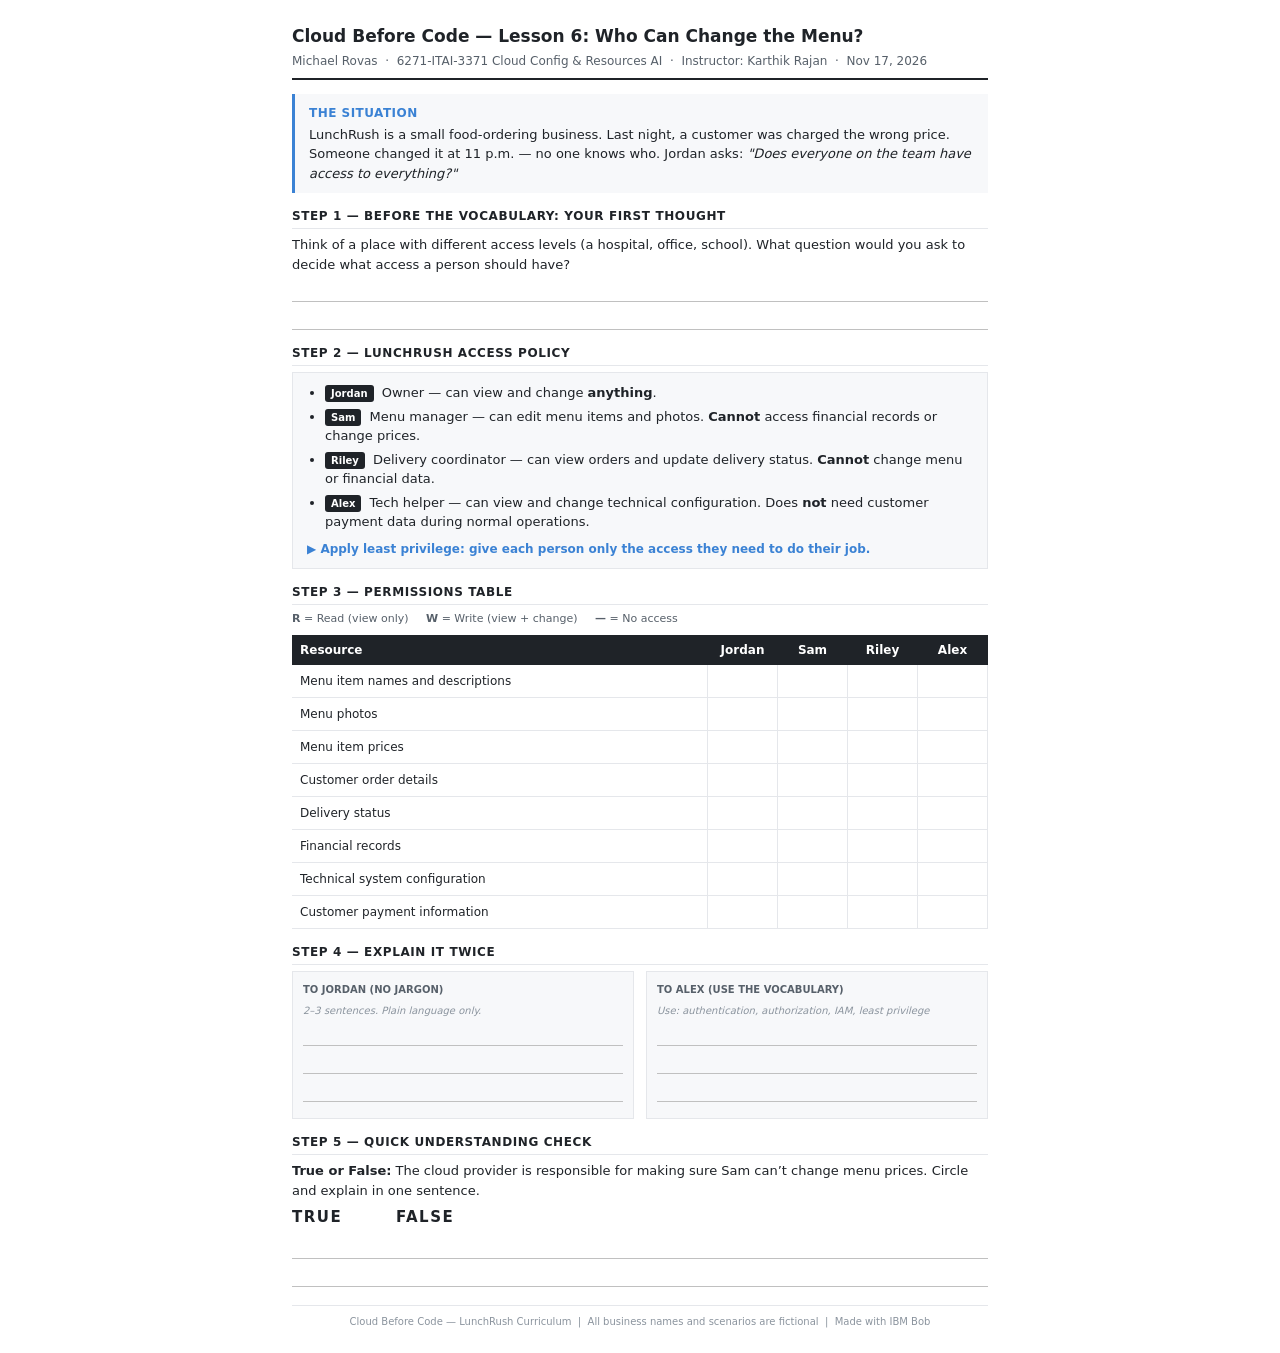
<file: presentation/demo-handout.html>
<!DOCTYPE html>
<html lang="en">
<head>
<meta charset="UTF-8">
<title>Cloud Before Code — Lesson 6 Handout</title>
<style>
  * { box-sizing: border-box; margin: 0; padding: 0; }
  body {
    font-family: -apple-system, "Segoe UI", system-ui, sans-serif;
    font-size: 13px;
    line-height: 1.5;
    color: #1f2328;
    background: #fff;
    padding: 24px 32px;
    max-width: 760px;
    margin: 0 auto;
  }
  .header { border-bottom: 2px solid #1f2328; padding-bottom: 8px; margin-bottom: 14px; }
  .header h1 { font-size: 17px; font-weight: 700; }
  .header h2 { font-size: 12px; font-weight: 400; color: #57606a; margin-top: 2px; }
  .story { background: #f7f8fa; border-left: 3px solid #3b82d4; padding: 10px 14px; margin-bottom: 14px; }
  .story strong { display: block; margin-bottom: 3px; font-size: 12px; text-transform: uppercase; letter-spacing: 0.04em; color: #3b82d4; }
  h3 { font-size: 12px; font-weight: 700; text-transform: uppercase; letter-spacing: 0.05em; margin: 14px 0 6px; border-bottom: 1px solid #e5e7eb; padding-bottom: 3px; }
  .policy { background: #f7f8fa; border: 1px solid #e5e7eb; padding: 10px 14px; margin-bottom: 10px; }
  .policy ul { padding-left: 18px; }
  .policy li { margin-bottom: 4px; }
  .badge {
    display: inline-block; background: #1f2328; color: #fff;
    font-size: 10px; font-weight: 700; padding: 1px 6px;
    border-radius: 3px; margin-right: 4px; vertical-align: middle;
  }
  .principle { margin-top: 8px; font-weight: 700; font-size: 12px; color: #3b82d4; }
  .key { font-size: 11px; color: #57606a; margin-bottom: 8px; }
  .key span { margin-right: 14px; }
  table { width: 100%; border-collapse: collapse; margin-bottom: 14px; font-size: 12px; }
  th { background: #1f2328; color: #fff; padding: 6px 8px; text-align: left; }
  th.c { text-align: center; width: 70px; }
  td { padding: 7px 8px; border-bottom: 1px solid #e5e7eb; border-right: 1px solid #e5e7eb; }
  td.c { text-align: center; color: #c0c0c0; font-size: 11px; width: 70px; }
  .write-line { border-bottom: 1px solid #c0c0c0; display: block; height: 22px; margin-bottom: 6px; }
  .explain-grid { display: grid; grid-template-columns: 1fr 1fr; gap: 12px; margin-bottom: 14px; }
  .explain-box { border: 1px solid #e5e7eb; padding: 10px; background: #f7f8fa; }
  .explain-box .label { font-size: 10px; font-weight: 700; text-transform: uppercase; color: #57606a; margin-bottom: 6px; }
  .explain-box .hint { font-size: 10px; color: #8b949e; margin-bottom: 6px; font-style: italic; }
  .check-q { margin-bottom: 6px; }
  .tf { font-size: 15px; font-weight: 700; letter-spacing: 0.1em; margin: 6px 0 8px; }
  .footer { margin-top: 18px; padding-top: 8px; border-top: 1px solid #e5e7eb; font-size: 10px; color: #8b949e; text-align: center; }
  @media print {
    body { padding: 14px 18px; }
    .story, .policy, .explain-box { -webkit-print-color-adjust: exact; print-color-adjust: exact; }
  }
</style>
</head>
<body>

<div class="header">
  <h1>Cloud Before Code &mdash; Lesson 6: Who Can Change the Menu?</h1>
  <h2>Michael Rovas &nbsp;&middot;&nbsp; 6271-ITAI-3371 Cloud Config &amp; Resources AI &nbsp;&middot;&nbsp; Instructor: Karthik Rajan &nbsp;&middot;&nbsp; Nov 17, 2026</h2>
</div>

<div class="story">
  <strong>The situation</strong>
  LunchRush is a small food-ordering business. Last night, a customer was charged the wrong price. Someone changed it at 11 p.m. — no one knows who. Jordan asks: <em>"Does everyone on the team have access to everything?"</em>
</div>

<h3>Step 1 &mdash; Before the vocabulary: your first thought</h3>
<p style="margin-bottom:6px;">Think of a place with different access levels (a hospital, office, school). What question would you ask to decide what access a person should have?</p>
<span class="write-line"></span>
<span class="write-line"></span>

<h3>Step 2 &mdash; LunchRush access policy</h3>
<div class="policy">
  <ul>
    <li><span class="badge">Jordan</span> Owner &mdash; can view and change <strong>anything</strong>.</li>
    <li><span class="badge">Sam</span> Menu manager &mdash; can edit menu items and photos. <strong>Cannot</strong> access financial records or change prices.</li>
    <li><span class="badge">Riley</span> Delivery coordinator &mdash; can view orders and update delivery status. <strong>Cannot</strong> change menu or financial data.</li>
    <li><span class="badge">Alex</span> Tech helper &mdash; can view and change technical configuration. Does <strong>not</strong> need customer payment data during normal operations.</li>
  </ul>
  <p class="principle">&#9654; Apply least privilege: give each person only the access they need to do their job.</p>
</div>

<h3>Step 3 &mdash; Permissions table</h3>
<div class="key">
  <span><strong>R</strong> = Read (view only)</span>
  <span><strong>W</strong> = Write (view + change)</span>
  <span><strong>&mdash;</strong> = No access</span>
</div>
<table>
  <thead>
    <tr>
      <th>Resource</th>
      <th class="c">Jordan</th>
      <th class="c">Sam</th>
      <th class="c">Riley</th>
      <th class="c">Alex</th>
    </tr>
  </thead>
  <tbody>
    <tr><td>Menu item names and descriptions</td><td class="c"></td><td class="c"></td><td class="c"></td><td class="c"></td></tr>
    <tr><td>Menu photos</td><td class="c"></td><td class="c"></td><td class="c"></td><td class="c"></td></tr>
    <tr><td>Menu item prices</td><td class="c"></td><td class="c"></td><td class="c"></td><td class="c"></td></tr>
    <tr><td>Customer order details</td><td class="c"></td><td class="c"></td><td class="c"></td><td class="c"></td></tr>
    <tr><td>Delivery status</td><td class="c"></td><td class="c"></td><td class="c"></td><td class="c"></td></tr>
    <tr><td>Financial records</td><td class="c"></td><td class="c"></td><td class="c"></td><td class="c"></td></tr>
    <tr><td>Technical system configuration</td><td class="c"></td><td class="c"></td><td class="c"></td><td class="c"></td></tr>
    <tr><td>Customer payment information</td><td class="c"></td><td class="c"></td><td class="c"></td><td class="c"></td></tr>
  </tbody>
</table>

<h3>Step 4 &mdash; Explain it twice</h3>
<div class="explain-grid">
  <div class="explain-box">
    <div class="label">To Jordan (no jargon)</div>
    <div class="hint">2&ndash;3 sentences. Plain language only.</div>
    <span class="write-line"></span>
    <span class="write-line"></span>
    <span class="write-line"></span>
  </div>
  <div class="explain-box">
    <div class="label">To Alex (use the vocabulary)</div>
    <div class="hint">Use: <em>authentication, authorization, IAM, least privilege</em></div>
    <span class="write-line"></span>
    <span class="write-line"></span>
    <span class="write-line"></span>
  </div>
</div>

<h3>Step 5 &mdash; Quick understanding check</h3>
<p class="check-q"><strong>True or False:</strong> The cloud provider is responsible for making sure Sam can&rsquo;t change menu prices. Circle and explain in one sentence.</p>
<p class="tf">TRUE &nbsp;&nbsp;&nbsp;&nbsp;&nbsp;&nbsp; FALSE</p>
<span class="write-line"></span>
<span class="write-line"></span>

<div class="footer">
  Cloud Before Code &mdash; LunchRush Curriculum &nbsp;|&nbsp; All business names and scenarios are fictional &nbsp;|&nbsp; Made with IBM Bob
</div>
</body>
</html>
</file>
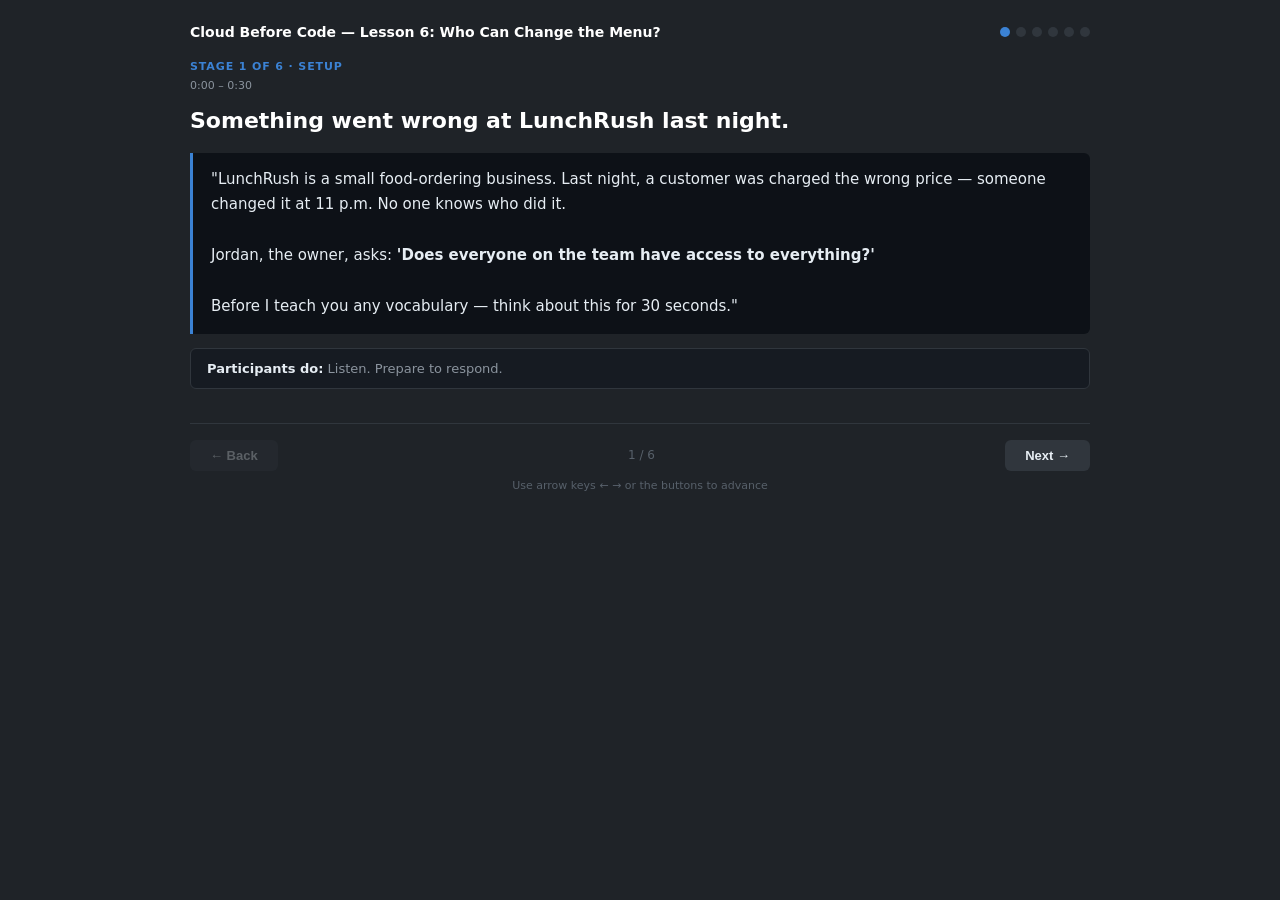
<file: presentation/demo-projector.html>
<!DOCTYPE html>
<html lang="en">
<head>
<meta charset="UTF-8">
<title>Cloud Before Code — Lesson 6 Demo</title>
<style>
  * { box-sizing: border-box; margin: 0; padding: 0; }
  body {
    font-family: -apple-system, "Segoe UI", system-ui, sans-serif;
    background: #1f2328;
    color: #fff;
    min-height: 100vh;
    display: flex;
    flex-direction: column;
    align-items: center;
    justify-content: flex-start;
    padding: 24px 16px 16px;
  }
  .top-bar {
    width: 100%; max-width: 900px;
    display: flex; justify-content: space-between; align-items: center;
    margin-bottom: 20px; font-size: 12px; color: #8b949e;
  }
  .top-bar .title { font-weight: 700; color: #fff; font-size: 14px; }
  .steps { display: flex; gap: 6px; }
  .step-dot { width: 10px; height: 10px; border-radius: 50%; background: #30363d; cursor: pointer; transition: background 0.2s; }
  .step-dot.active { background: #3b82d4; }
  .step-dot.done { background: #57606a; }
  .stage { display: none; width: 100%; max-width: 900px; animation: fadeIn 0.3s ease; }
  .stage.visible { display: block; }
  @keyframes fadeIn { from { opacity:0; transform:translateY(8px); } to { opacity:1; transform:translateY(0); } }
  .stage-label { font-size: 11px; font-weight: 700; text-transform: uppercase; letter-spacing: 0.08em; color: #3b82d4; margin-bottom: 6px; }
  .stage-time { font-size: 11px; color: #8b949e; margin-bottom: 14px; }
  .big-text { font-size: 22px; font-weight: 700; line-height: 1.4; margin-bottom: 16px; }
  .say-box {
    background: #0d1117; border-left: 3px solid #3b82d4;
    padding: 14px 18px; font-size: 15px; line-height: 1.7; color: #e6edf3;
    margin-bottom: 14px; border-radius: 0 6px 6px 0;
  }
  .do-box {
    background: #161b22; border: 1px solid #30363d;
    padding: 12px 16px; font-size: 13px; color: #8b949e;
    border-radius: 6px; margin-bottom: 14px;
  }
  .do-box strong { color: #e6edf3; }
  .policy-grid { display: grid; grid-template-columns: 1fr 1fr; gap: 10px; margin-bottom: 14px; }
  .person-card { background: #161b22; border: 1px solid #30363d; border-radius: 6px; padding: 12px 14px; }
  .person-card .name { font-size: 15px; font-weight: 700; margin-bottom: 4px; }
  .person-card .role { font-size: 11px; color: #8b949e; margin-bottom: 8px; }
  .person-card .can { color: #3fb950; font-size: 12px; margin-bottom: 2px; }
  .person-card .cannot { color: #f85149; font-size: 12px; }
  table { width: 100%; border-collapse: collapse; font-size: 13px; margin-bottom: 14px; }
  th { background: #30363d; color: #e6edf3; padding: 8px 10px; text-align: left; font-size: 12px; }
  th.center { text-align: center; }
  td { padding: 8px 10px; border-bottom: 1px solid #21262d; color: #e6edf3; }
  td.answer { text-align: center; font-weight: 700; font-size: 14px; }
  td.r { color: #3fb950; }
  td.w { color: #3b82d4; }
  td.n { color: #57606a; }
  tr.hl { background: #1c2b1f; }
  .vocab-grid { display: grid; grid-template-columns: 1fr 1fr 1fr; gap: 10px; margin-bottom: 14px; }
  .vocab-card { background: #161b22; border: 1px solid #30363d; border-radius: 6px; padding: 14px; }
  .vocab-card .term { font-size: 14px; font-weight: 700; color: #3b82d4; margin-bottom: 6px; }
  .vocab-card .def { font-size: 12px; color: #8b949e; line-height: 1.5; }
  .vocab-card .q { font-size: 11px; font-style: italic; color: #57606a; margin-top: 6px; border-top: 1px solid #21262d; padding-top: 6px; }
  .answer-reveal { background: #0d1117; border: 1px solid #3b82d4; border-radius: 6px; padding: 16px 20px; margin-bottom: 14px; }
  .answer-reveal .verdict { font-size: 20px; font-weight: 700; color: #f85149; margin-bottom: 8px; }
  .answer-reveal .explain { font-size: 14px; color: #e6edf3; line-height: 1.6; }
  .nav {
    width: 100%; max-width: 900px;
    display: flex; justify-content: space-between; align-items: center;
    margin-top: 20px; padding-top: 16px; border-top: 1px solid #30363d;
  }
  .nav-btn {
    background: #30363d; color: #e6edf3; border: none;
    padding: 8px 20px; border-radius: 6px; font-size: 13px; font-weight: 600; cursor: pointer;
  }
  .nav-btn:hover { background: #3b82d4; }
  .nav-btn:disabled { opacity: 0.3; cursor: default; background: #30363d; }
  .nav-counter { font-size: 12px; color: #57606a; }
  .hint { font-size: 11px; color: #57606a; text-align: center; margin-top: 8px; }
</style>
</head>
<body>

<div class="top-bar">
  <span class="title">Cloud Before Code — Lesson 6: Who Can Change the Menu?</span>
  <div class="steps" id="dots"></div>
</div>

<!-- STAGE 1 -->
<div class="stage visible" id="s1">
  <div class="stage-label">Stage 1 of 6 · Setup</div>
  <div class="stage-time">0:00 – 0:30</div>
  <div class="big-text">Something went wrong at LunchRush last night.</div>
  <div class="say-box">
    "LunchRush is a small food-ordering business. Last night, a customer was charged the wrong price — someone changed it at 11 p.m. No one knows who did it.<br><br>
    Jordan, the owner, asks: <strong>'Does everyone on the team have access to everything?'</strong><br><br>
    Before I teach you any vocabulary — think about this for 30 seconds."
  </div>
  <div class="do-box"><strong>Participants do:</strong> Listen. Prepare to respond.</div>
</div>

<!-- STAGE 2 -->
<div class="stage" id="s2">
  <div class="stage-label">Stage 2 of 6 · Exploratory Task</div>
  <div class="stage-time">0:30 – 1:15</div>
  <div class="big-text">How does an organization decide who gets access to what?</div>
  <div class="say-box">
    "Think of your workplace, your school, or any organization you've been part of.<br><br>
    Write <strong>one sentence</strong>: What principle or question would you use to decide what access a person should have?<br><br>
    30 seconds. Go."
  </div>
  <div class="do-box"><strong>Participants do:</strong> Write one sentence on the handout. 1–2 volunteers share aloud.</div>
  <div class="say-box">
    "What you're describing — giving people what they need and not more — is a real security principle. There's a name for it. I'll tell you in a moment."
  </div>
</div>

<!-- STAGE 3 -->
<div class="stage" id="s3">
  <div class="stage-label">Stage 3 of 6 · Vocabulary Reveal</div>
  <div class="stage-time">1:15 – 2:15</div>
  <div class="big-text">Three terms. Two minutes.</div>
  <div class="vocab-grid">
    <div class="vocab-card">
      <div class="term">Authentication</div>
      <div class="def">Verifying who someone is. When you log in with a password, the system is authenticating you.</div>
      <div class="q">"Are you who you say you are?"</div>
    </div>
    <div class="vocab-card">
      <div class="term">Authorization</div>
      <div class="def">Deciding what an authenticated user is allowed to do. Happens after authentication.</div>
      <div class="q">"What are you allowed to do?"</div>
    </div>
    <div class="vocab-card">
      <div class="term">Least Privilege</div>
      <div class="def">Give each person only the access they need to do their job — nothing more.</div>
      <div class="q">That's the principle you just described.</div>
    </div>
  </div>
  <div class="say-box">
    "These two are often confused. <strong>Authentication</strong> is 'Who are you?' <strong>Authorization</strong> is 'What can you do?'<br><br>
    And the principle you described — giving people only what they need — that's called <strong>least privilege</strong>."
  </div>
</div>

<!-- STAGE 4 -->
<div class="stage" id="s4">
  <div class="stage-label">Stage 4 of 6 · Main Activity</div>
  <div class="stage-time">2:15 – 3:45</div>
  <div class="big-text">Fill in the permissions table — just Riley's row.</div>
  <div class="policy-grid">
    <div class="person-card">
      <div class="name">Jordan</div>
      <div class="role">Owner</div>
      <div class="can">✓ View and change anything</div>
    </div>
    <div class="person-card">
      <div class="name">Sam</div>
      <div class="role">Menu manager</div>
      <div class="can">✓ Edit menu items and photos</div>
      <div class="cannot">✗ No financial records or prices</div>
    </div>
    <div class="person-card">
      <div class="name" style="color:#3b82d4;">Riley ← fill this row</div>
      <div class="role">Delivery coordinator</div>
      <div class="can">✓ View orders, update delivery status</div>
      <div class="cannot">✗ No menu changes or financial data</div>
    </div>
    <div class="person-card">
      <div class="name">Alex</div>
      <div class="role">Tech helper</div>
      <div class="can">✓ View and change technical config</div>
      <div class="cannot">✗ No customer payment data (normal ops)</div>
    </div>
  </div>
  <div class="do-box">
    <strong>Key:</strong> &nbsp; R = Read &nbsp;·&nbsp; W = Write &nbsp;·&nbsp; — = No access<br><br>
    <strong>Participants do:</strong> Fill in just Riley's row on the handout. 60 seconds.
  </div>
</div>

<!-- STAGE 5 -->
<div class="stage" id="s5">
  <div class="stage-label">Stage 5 of 6 · Debrief + Check</div>
  <div class="stage-time">3:45 – 4:15</div>
  <div class="big-text">Riley's row — expected answers</div>
  <table>
    <thead>
      <tr>
        <th>Resource</th>
        <th class="center" style="width:90px;">Riley</th>
        <th style="width:380px;">Why</th>
      </tr>
    </thead>
    <tbody>
      <tr><td>Menu item names and descriptions</td><td class="answer r">R</td><td style="font-size:12px;color:#8b949e;">Riley can see the menu but doesn't manage it.</td></tr>
      <tr><td>Menu photos</td><td class="answer r">R</td><td style="font-size:12px;color:#8b949e;">View only.</td></tr>
      <tr class="hl"><td><strong>Menu item prices</strong></td><td class="answer n">—</td><td style="font-size:12px;color:#8b949e;"><strong>Not needed for delivery. Least privilege = no access.</strong></td></tr>
      <tr><td>Customer order details</td><td class="answer r">R</td><td style="font-size:12px;color:#8b949e;">Riley needs to know what was ordered.</td></tr>
      <tr class="hl"><td><strong>Delivery status</strong></td><td class="answer w">W</td><td style="font-size:12px;color:#8b949e;"><strong>Riley must update this — it's the job.</strong></td></tr>
      <tr><td>Financial records</td><td class="answer n">—</td><td style="font-size:12px;color:#8b949e;">Not part of Riley's role.</td></tr>
      <tr><td>Technical system configuration</td><td class="answer n">—</td><td style="font-size:12px;color:#8b949e;">Not part of Riley's role.</td></tr>
      <tr><td>Customer payment information</td><td class="answer n">—</td><td style="font-size:12px;color:#8b949e;">Not needed for delivery.</td></tr>
    </tbody>
  </table>
  <div class="say-box">
    "Quick check — <strong>True or false:</strong> The cloud provider is responsible for making sure Sam can't change menu prices.<br><br>
    Raise your hand for True… raise your hand for False…"
  </div>
  <div class="answer-reveal">
    <div class="verdict">FALSE.</div>
    <div class="explain">Under <strong>shared responsibility</strong>, the cloud provider secures the physical infrastructure and the platform. The access policies we just built? Those are <strong>LunchRush's responsibility</strong> — not the provider's. That distinction matters a lot in real cloud security.</div>
  </div>
</div>

<!-- STAGE 6 -->
<div class="stage" id="s6">
  <div class="stage-label">Stage 6 of 6 · Closing</div>
  <div class="stage-time">4:15 – 5:00</div>
  <div class="big-text">What just happened — and why it's designed that way.</div>
  <div class="say-box">
    "Notice the sequence. I didn't start with 'today we're learning IAM.' I started with a business problem — a price that got changed. You articulated a solution in plain language before I introduced any vocabulary. Then you applied it immediately in a realistic activity.<br><br>
    That's the core design: <strong>explain it before you name it</strong>, then <strong>explain it twice</strong> — once in plain language, once using the right vocabulary.<br><br>
    I'm not claiming this design is proven. What I can say is it's deliberate, it's consistent across all eight lessons, and it runs on nothing more than a printed worksheet."
  </div>
  <div class="vocab-grid">
    <div class="vocab-card">
      <div class="term" style="color:#57606a;">Authentication</div>
      <div class="def">Verifying identity — "Who are you?"</div>
    </div>
    <div class="vocab-card">
      <div class="term" style="color:#57606a;">Authorization</div>
      <div class="def">Deciding permitted actions — "What can you do?"</div>
    </div>
    <div class="vocab-card">
      <div class="term" style="color:#57606a;">Least Privilege</div>
      <div class="def">Minimum access needed. Nothing more.</div>
    </div>
  </div>
  <div class="do-box" style="text-align:center;font-size:15px;color:#e6edf3;">
    <strong>Thank you.</strong> &nbsp;—&nbsp; Questions?
  </div>
</div>

<!-- NAV -->
<div class="nav">
  <button class="nav-btn" id="prevBtn" onclick="go(-1)" disabled>← Back</button>
  <span class="nav-counter" id="counter">1 / 6</span>
  <button class="nav-btn" id="nextBtn" onclick="go(1)">Next →</button>
</div>
<p class="hint">Use arrow keys ← → or the buttons to advance</p>

<script>
  const stages = document.querySelectorAll('.stage');
  const dotsEl = document.getElementById('dots');
  let current = 0;
  const total = stages.length;

  for (let i = 0; i < total; i++) {
    const d = document.createElement('div');
    d.className = 'step-dot' + (i === 0 ? ' active' : '');
    d.onclick = () => jump(i);
    dotsEl.appendChild(d);
  }

  function updateDots() {
    document.querySelectorAll('.step-dot').forEach((d, i) => {
      d.className = 'step-dot' + (i === current ? ' active' : i < current ? ' done' : '');
    });
  }

  function jump(n) {
    stages[current].classList.remove('visible');
    current = n;
    stages[current].classList.add('visible');
    document.getElementById('prevBtn').disabled = current === 0;
    document.getElementById('nextBtn').disabled = current === total - 1;
    document.getElementById('counter').textContent = (current + 1) + ' / ' + total;
    updateDots();
  }

  function go(dir) { if (current + dir >= 0 && current + dir < total) jump(current + dir); }

  document.addEventListener('keydown', e => {
    if (e.key === 'ArrowRight' || e.key === 'ArrowDown') go(1);
    if (e.key === 'ArrowLeft'  || e.key === 'ArrowUp')   go(-1);
  });
</script>
</body>
</html>
</file>
